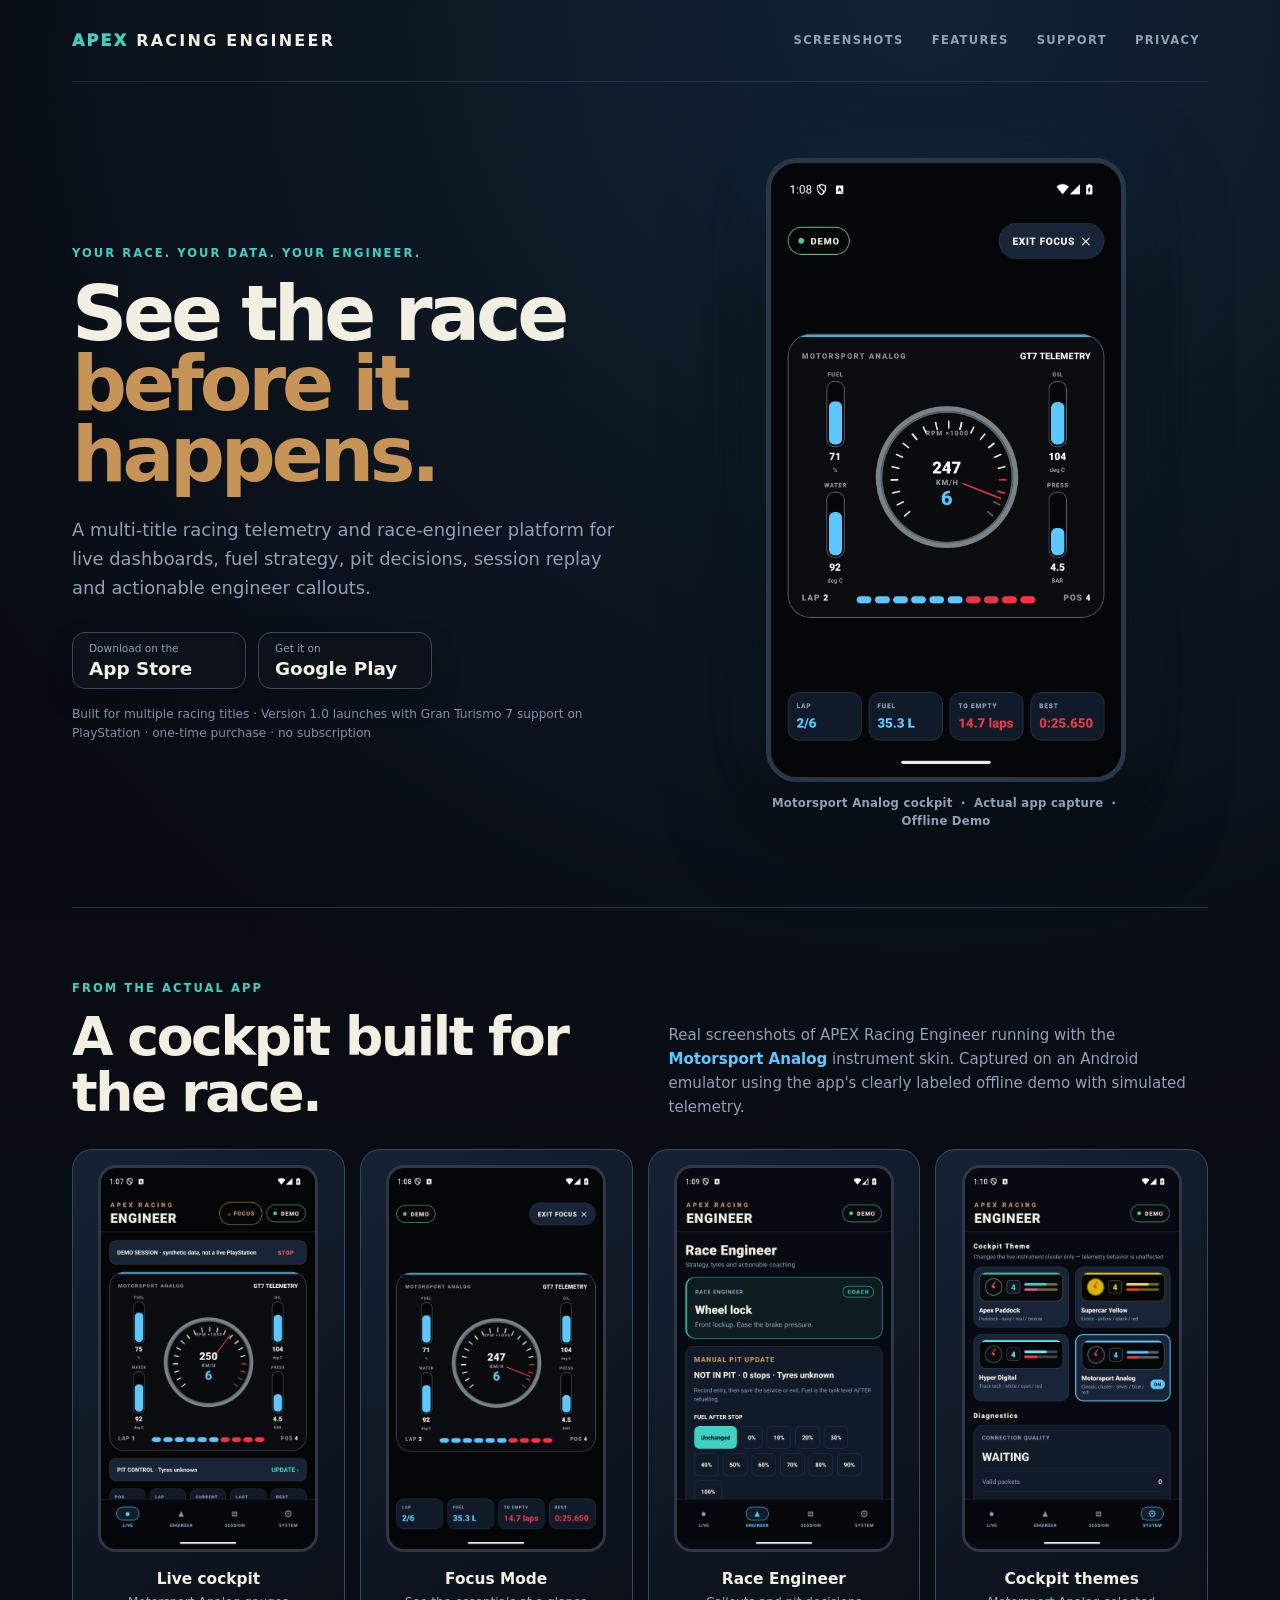
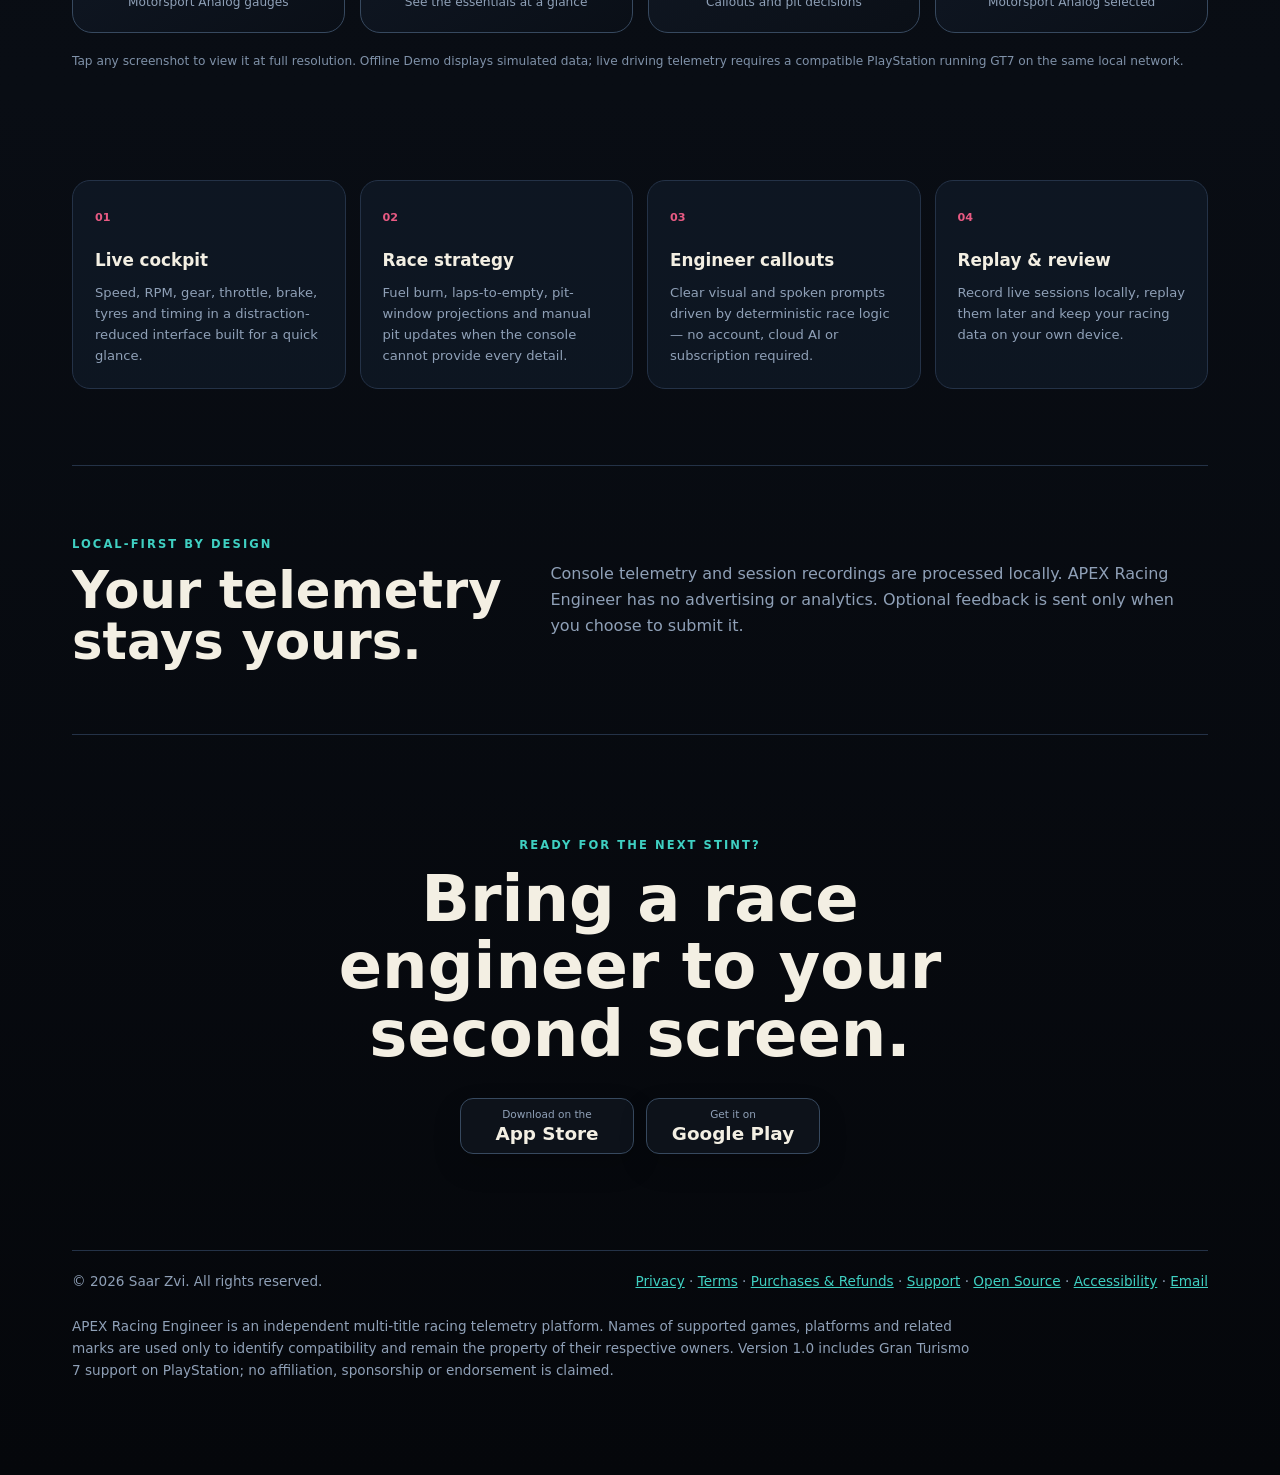
<file: index.html>
<!doctype html>
<html lang="en">
<head>
  <meta charset="utf-8">
  <meta name="viewport" content="width=device-width,initial-scale=1">
  <meta name="theme-color" content="#070A10">
  <title>APEX Racing Engineer — Live racing telemetry & strategy</title>
  <meta name="description" content="APEX Racing Engineer is a multi-title racing telemetry and race-engineer platform for live dashboards, strategy, session review and engineer callouts.">
  <meta property="og:image" content="https://saarzvi.github.io/apex-racing-engineer-legal/assets/screenshots/motorsport-focus.png">
  <link rel="stylesheet" href="styles.css">
</head>
<body class="marketing">
  <a class="skip-link" href="#content">Skip to main content</a>
  <main id="content" class="landing">
    <header class="topbar">
      <a class="wordmark" href="#">APEX <span>RACING ENGINEER</span></a>
      <nav class="topnav" aria-label="Primary">
        <a href="#screenshots">Screenshots</a>
        <a href="#features">Features</a>
        <a href="support.html">Support</a>
        <a href="privacy.html">Privacy</a>
      </nav>
    </header>

    <section class="hero">
      <div class="hero-copy">
        <p class="kicker">YOUR RACE. YOUR DATA. YOUR ENGINEER.</p>
        <h1>See the race<br><em>before it happens.</em></h1>
        <p class="lead">A multi-title racing telemetry and race-engineer platform for live dashboards, fuel strategy, pit decisions, session replay and actionable engineer callouts.</p>
        <div class="store-row">
          <a class="store-badge" href="https://apps.apple.com/app/id6813809505" aria-label="APEX Racing Engineer on the App Store">
            <small>Download on the</small><strong>App Store</strong>
          </a>
          <a class="store-badge" href="https://play.google.com/store/apps/details?id=com.apexracing.gt7engineer" aria-label="APEX Racing Engineer on Google Play">
            <small>Get it on</small><strong>Google Play</strong>
          </a>
        </div>
        <p class="availability">Built for multiple racing titles · Version 1.0 launches with Gran Turismo 7 support on PlayStation · one-time purchase · no subscription</p>
      </div>

      <figure class="hero-device">
        <a href="assets/screenshots/motorsport-focus.png" target="_blank" rel="noopener" aria-label="View full-resolution Motorsport Analog Focus Mode screenshot">
          <img class="hero-screen" src="assets/screenshots/motorsport-focus.png" width="1080" height="1920" alt="Actual APEX Racing Engineer Focus Mode screenshot with the Motorsport Analog cockpit, speedometer, RPM needle, fuel and lap data in offline demo mode" fetchpriority="high">
        </a>
        <figcaption>Motorsport Analog cockpit <span>·</span> Actual app capture <span>·</span> Offline Demo</figcaption>
      </figure>
    </section>

    <section id="screenshots" class="showcase" aria-labelledby="screenshots-title">
      <div class="showcase-intro">
        <div>
          <p class="kicker">FROM THE ACTUAL APP</p>
          <h2 id="screenshots-title">A cockpit built for the race.</h2>
        </div>
        <p>Real screenshots of APEX Racing Engineer running with the <strong>Motorsport Analog</strong> instrument skin. Captured on an Android emulator using the app's clearly labeled offline demo with simulated telemetry.</p>
      </div>
      <div class="screenshot-gallery">
        <figure class="screen-tile">
          <a href="assets/screenshots/motorsport-live.png" target="_blank" rel="noopener" aria-label="Open full-size live Motorsport Analog cockpit screenshot">
            <img src="assets/screenshots/motorsport-live.png" alt="Actual app Live page in Offline Demo showing Motorsport Analog instrument cluster, pit controls and live telemetry simulation" loading="lazy" width="1080" height="1920">
          </a>
          <figcaption><strong>Live cockpit</strong><span>Motorsport Analog gauges</span></figcaption>
        </figure>
        <figure class="screen-tile">
          <a href="assets/screenshots/motorsport-focus.png" target="_blank" rel="noopener" aria-label="Open full-size Motorsport Analog Focus screenshot">
            <img src="assets/screenshots/motorsport-focus.png" alt="Actual app Motorsport Analog distraction-reduced Focus Mode with speed, RPM, gear and fuel data in demo mode" loading="lazy" width="1080" height="1920">
          </a>
          <figcaption><strong>Focus Mode</strong><span>See the essentials at a glance</span></figcaption>
        </figure>
        <figure class="screen-tile">
          <a href="assets/screenshots/motorsport-engineer.png" target="_blank" rel="noopener" aria-label="Open full-size race engineer screenshot">
            <img src="assets/screenshots/motorsport-engineer.png" alt="Actual app Race Engineer screen with driving callouts and manual pit fuel update controls during offline demo" loading="lazy" width="1080" height="1920">
          </a>
          <figcaption><strong>Race Engineer</strong><span>Callouts and pit decisions</span></figcaption>
        </figure>
        <figure class="screen-tile">
          <a href="assets/screenshots/motorsport-themes.png" target="_blank" rel="noopener" aria-label="Open full-size cockpit theme selection screenshot">
            <img src="assets/screenshots/motorsport-themes.png" alt="Actual app System screen showing Motorsport Analog cockpit theme selected, alongside the other cockpit skin options" loading="lazy" width="1080" height="1920">
          </a>
          <figcaption><strong>Cockpit themes</strong><span>Motorsport Analog selected</span></figcaption>
        </figure>
      </div>
      <p class="showcase-note">Tap any screenshot to view it at full resolution. Offline Demo displays simulated data; live driving telemetry requires a compatible PlayStation running GT7 on the same local network.</p>
    </section>

    <section id="features" class="feature-grid">
      <article><span>01</span><h2>Live cockpit</h2><p>Speed, RPM, gear, throttle, brake, tyres and timing in a distraction-reduced interface built for a quick glance.</p></article>
      <article><span>02</span><h2>Race strategy</h2><p>Fuel burn, laps-to-empty, pit-window projections and manual pit updates when the console cannot provide every detail.</p></article>
      <article><span>03</span><h2>Engineer callouts</h2><p>Clear visual and spoken prompts driven by deterministic race logic — no account, cloud AI or subscription required.</p></article>
      <article><span>04</span><h2>Replay & review</h2><p>Record live sessions locally, replay them later and keep your racing data on your own device.</p></article>
    </section>

    <section class="privacy-band">
      <div><p class="kicker">LOCAL-FIRST BY DESIGN</p><h2>Your telemetry stays yours.</h2></div>
      <p>Console telemetry and session recordings are processed locally. APEX Racing Engineer has no advertising or analytics. Optional feedback is sent only when you choose to submit it.</p>
    </section>

    <section class="final-cta">
      <p class="kicker">READY FOR THE NEXT STINT?</p>
      <h2>Bring a race engineer to your second screen.</h2>
      <div class="store-row centered">
        <a class="store-badge" href="https://apps.apple.com/app/id6813809505"><small>Download on the</small><strong>App Store</strong></a>
        <a class="store-badge" href="https://play.google.com/store/apps/details?id=com.apexracing.gt7engineer"><small>Get it on</small><strong>Google Play</strong></a>
      </div>
    </section>

    <footer>
      <div>© 2026 Saar Zvi. All rights reserved.</div>
      <div><a href="privacy.html">Privacy</a> · <a href="terms.html">Terms</a> · <a href="refunds.html">Purchases & Refunds</a> · <a href="support.html">Support</a> · <a href="oss.html">Open Source</a> · <a href="accessibility.html">Accessibility</a> · <a href="mailto:Cornel_reddy_3j@icloud.com">Email</a></div>
      <p>APEX Racing Engineer is an independent multi-title racing telemetry platform. Names of supported games, platforms and related marks are used only to identify compatibility and remain the property of their respective owners. Version 1.0 includes Gran Turismo 7 support on PlayStation; no affiliation, sponsorship or endorsement is claimed.</p>
    </footer>
  </main>
</body>
</html>
</file>
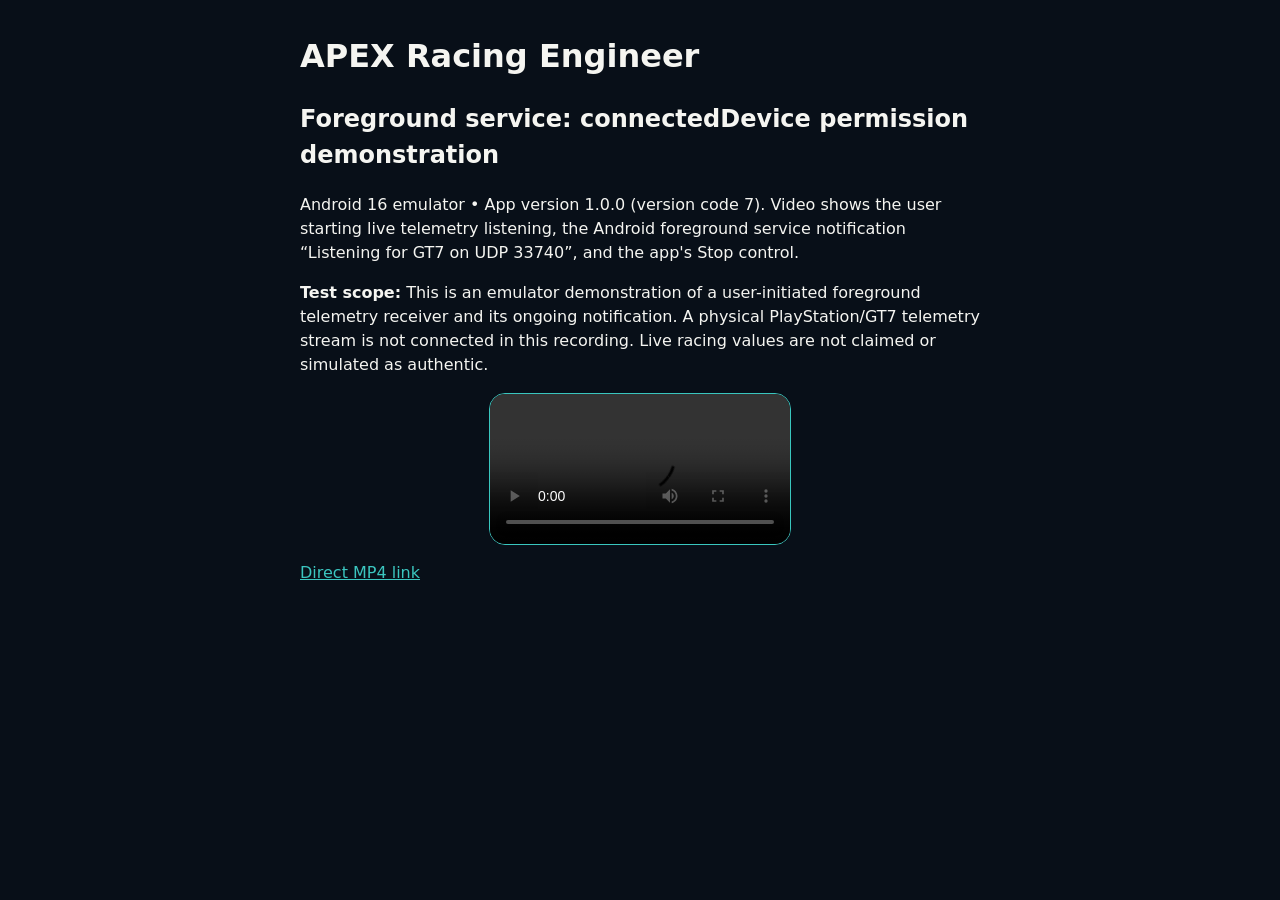
<file: review/foreground-service/index.html>
﻿<!doctype html><html lang="en"><head><meta charset="utf-8"><meta name="viewport" content="width=device-width,initial-scale=1"><title>APEX Racing Engineer - Android foreground service review</title><style>body{background:#080f18;color:#f5f5f1;font:16px/1.5 system-ui,sans-serif;max-width:680px;margin:2rem auto;padding:0 1rem}video{max-width:100%;display:block;margin:1rem auto;border:1px solid #39c6be;border-radius:16px}a{color:#3bc6c0}</style></head><body><h1>APEX Racing Engineer</h1><h2>Foreground service: connectedDevice permission demonstration</h2><p>Android 16 emulator • App version 1.0.0 (version code 7). Video shows the user starting live telemetry listening, the Android foreground service notification “Listening for GT7 on UDP 33740”, and the app's Stop control.</p><p><strong>Test scope:</strong> This is an emulator demonstration of a user-initiated foreground telemetry receiver and its ongoing notification. A physical PlayStation/GT7 telemetry stream is not connected in this recording. Live racing values are not claimed or simulated as authentic.</p><video controls playsinline preload="metadata" src="./apex-connecteddevice-permission-demo.mp4"></video><p><a href="./apex-connecteddevice-permission-demo.mp4">Direct MP4 link</a></p></body></html>
</file>
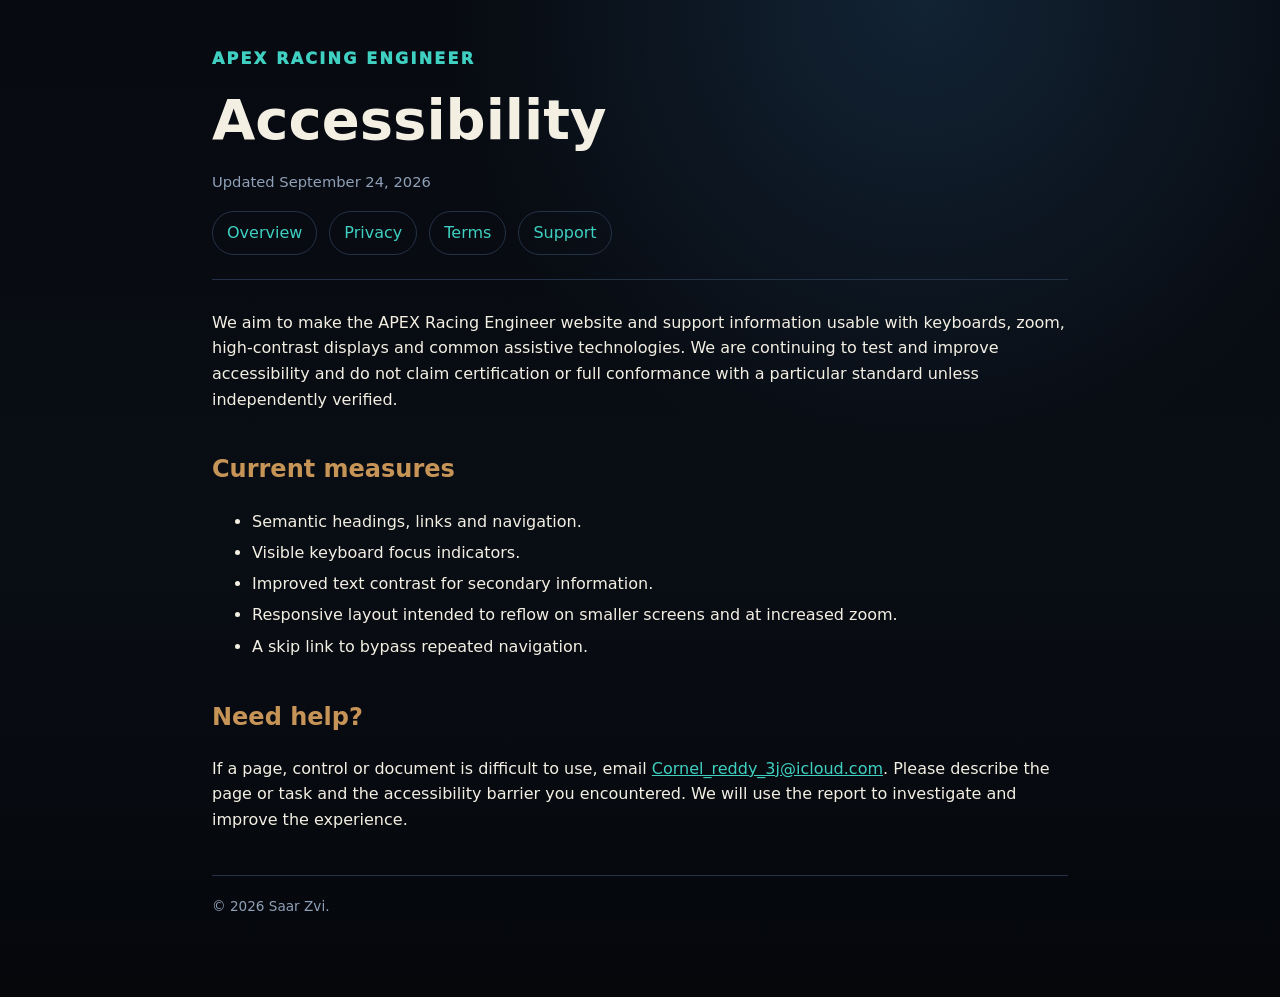
<file: accessibility.html>
<!doctype html>
<html lang="en"><head><meta charset="utf-8"><meta name="viewport" content="width=device-width,initial-scale=1"><title>Accessibility — APEX Racing Engineer</title><meta name="description" content="Accessibility information for APEX Racing Engineer."><link rel="stylesheet" href="styles.css"></head>
<body><a class="skip-link" href="#content">Skip to main content</a><main id="content"><header><div class="brand">APEX Racing Engineer</div><h1>Accessibility</h1><p class="meta">Updated September 24, 2026</p><nav><a href="index.html">Overview</a><a href="privacy.html">Privacy</a><a href="terms.html">Terms</a><a href="support.html">Support</a></nav></header>
<p>We aim to make the APEX Racing Engineer website and support information usable with keyboards, zoom, high-contrast displays and common assistive technologies. We are continuing to test and improve accessibility and do not claim certification or full conformance with a particular standard unless independently verified.</p>
<h2>Current measures</h2><ul><li>Semantic headings, links and navigation.</li><li>Visible keyboard focus indicators.</li><li>Improved text contrast for secondary information.</li><li>Responsive layout intended to reflow on smaller screens and at increased zoom.</li><li>A skip link to bypass repeated navigation.</li></ul>
<h2>Need help?</h2><p>If a page, control or document is difficult to use, email <a href="mailto:Cornel_reddy_3j@icloud.com">Cornel_reddy_3j@icloud.com</a>. Please describe the page or task and the accessibility barrier you encountered. We will use the report to investigate and improve the experience.</p>
<footer>© 2026 Saar Zvi.</footer></main></body></html>
</file>
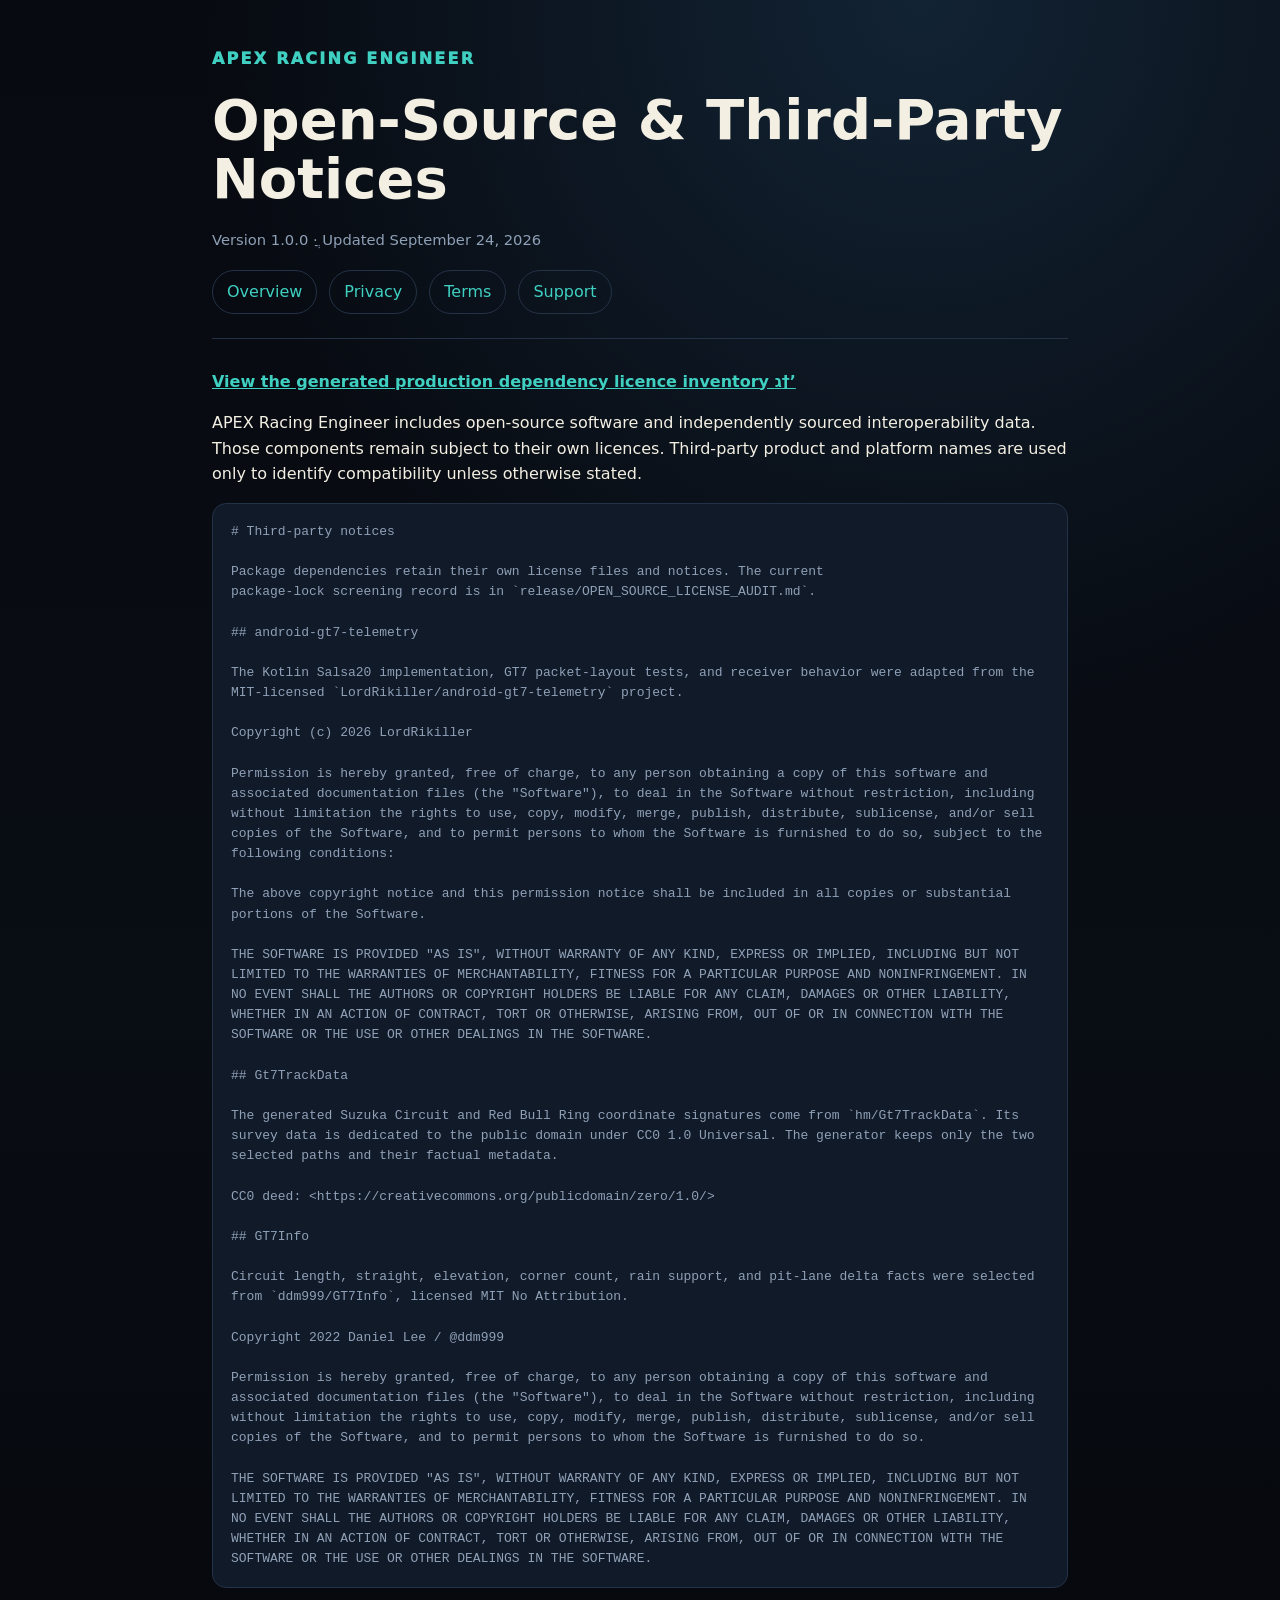
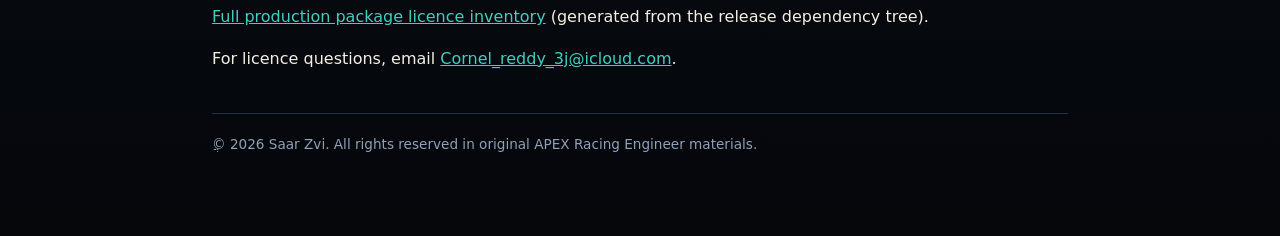
<file: oss.html>
﻿<!doctype html>
<html lang="en"><head><meta charset="utf-8"><meta name="viewport" content="width=device-width,initial-scale=1"><title>Open-Source & Third-Party Notices ג€” APEX Racing Engineer</title><meta name="description" content="Open-source and third-party notices for APEX Racing Engineer."><link rel="stylesheet" href="styles.css"></head>
<body><a class="skip-link" href="#content">Skip to main content</a><main id="content"><header><div class="brand">APEX Racing Engineer</div><h1>Open-Source & Third-Party Notices</h1><p class="meta">Version 1.0.0 ֲ· Updated September 24, 2026</p><nav><a href="index.html">Overview</a><a href="privacy.html">Privacy</a><a href="terms.html">Terms</a><a href="support.html">Support</a></nav></header>
<p><a href="dependencies.html"><strong>View the generated production dependency licence inventory ג†’</strong></a></p>
<p>APEX Racing Engineer includes open-source software and independently sourced interoperability data. Those components remain subject to their own licences. Third-party product and platform names are used only to identify compatibility unless otherwise stated.</p>
<pre class="notice"># Third-party notices

Package dependencies retain their own license files and notices. The current
package-lock screening record is in `release/OPEN_SOURCE_LICENSE_AUDIT.md`.

## android-gt7-telemetry

The Kotlin Salsa20 implementation, GT7 packet-layout tests, and receiver behavior were adapted from the MIT-licensed `LordRikiller/android-gt7-telemetry` project.

Copyright (c) 2026 LordRikiller

Permission is hereby granted, free of charge, to any person obtaining a copy of this software and associated documentation files (the "Software"), to deal in the Software without restriction, including without limitation the rights to use, copy, modify, merge, publish, distribute, sublicense, and/or sell copies of the Software, and to permit persons to whom the Software is furnished to do so, subject to the following conditions:

The above copyright notice and this permission notice shall be included in all copies or substantial portions of the Software.

THE SOFTWARE IS PROVIDED "AS IS", WITHOUT WARRANTY OF ANY KIND, EXPRESS OR IMPLIED, INCLUDING BUT NOT LIMITED TO THE WARRANTIES OF MERCHANTABILITY, FITNESS FOR A PARTICULAR PURPOSE AND NONINFRINGEMENT. IN NO EVENT SHALL THE AUTHORS OR COPYRIGHT HOLDERS BE LIABLE FOR ANY CLAIM, DAMAGES OR OTHER LIABILITY, WHETHER IN AN ACTION OF CONTRACT, TORT OR OTHERWISE, ARISING FROM, OUT OF OR IN CONNECTION WITH THE SOFTWARE OR THE USE OR OTHER DEALINGS IN THE SOFTWARE.

## Gt7TrackData

The generated Suzuka Circuit and Red Bull Ring coordinate signatures come from `hm/Gt7TrackData`. Its survey data is dedicated to the public domain under CC0 1.0 Universal. The generator keeps only the two selected paths and their factual metadata.

CC0 deed: &lt;https://creativecommons.org/publicdomain/zero/1.0/&gt;

## GT7Info

Circuit length, straight, elevation, corner count, rain support, and pit-lane delta facts were selected from `ddm999/GT7Info`, licensed MIT No Attribution.

Copyright 2022 Daniel Lee / @ddm999

Permission is hereby granted, free of charge, to any person obtaining a copy of this software and associated documentation files (the "Software"), to deal in the Software without restriction, including without limitation the rights to use, copy, modify, merge, publish, distribute, sublicense, and/or sell copies of the Software, and to permit persons to whom the Software is furnished to do so.

THE SOFTWARE IS PROVIDED "AS IS", WITHOUT WARRANTY OF ANY KIND, EXPRESS OR IMPLIED, INCLUDING BUT NOT LIMITED TO THE WARRANTIES OF MERCHANTABILITY, FITNESS FOR A PARTICULAR PURPOSE AND NONINFRINGEMENT. IN NO EVENT SHALL THE AUTHORS OR COPYRIGHT HOLDERS BE LIABLE FOR ANY CLAIM, DAMAGES OR OTHER LIABILITY, WHETHER IN AN ACTION OF CONTRACT, TORT OR OTHERWISE, ARISING FROM, OUT OF OR IN CONNECTION WITH THE SOFTWARE OR THE USE OR OTHER DEALINGS IN THE SOFTWARE.
</pre>
<p><a href="third-party-package-notices.txt">Full production package licence inventory</a> (generated from the release dependency tree).</p><p>For licence questions, email <a href="mailto:Cornel_reddy_3j@icloud.com">Cornel_reddy_3j@icloud.com</a>.</p>
<footer>ֲ© 2026 Saar Zvi. All rights reserved in original APEX Racing Engineer materials.</footer></main></body></html>
</file>
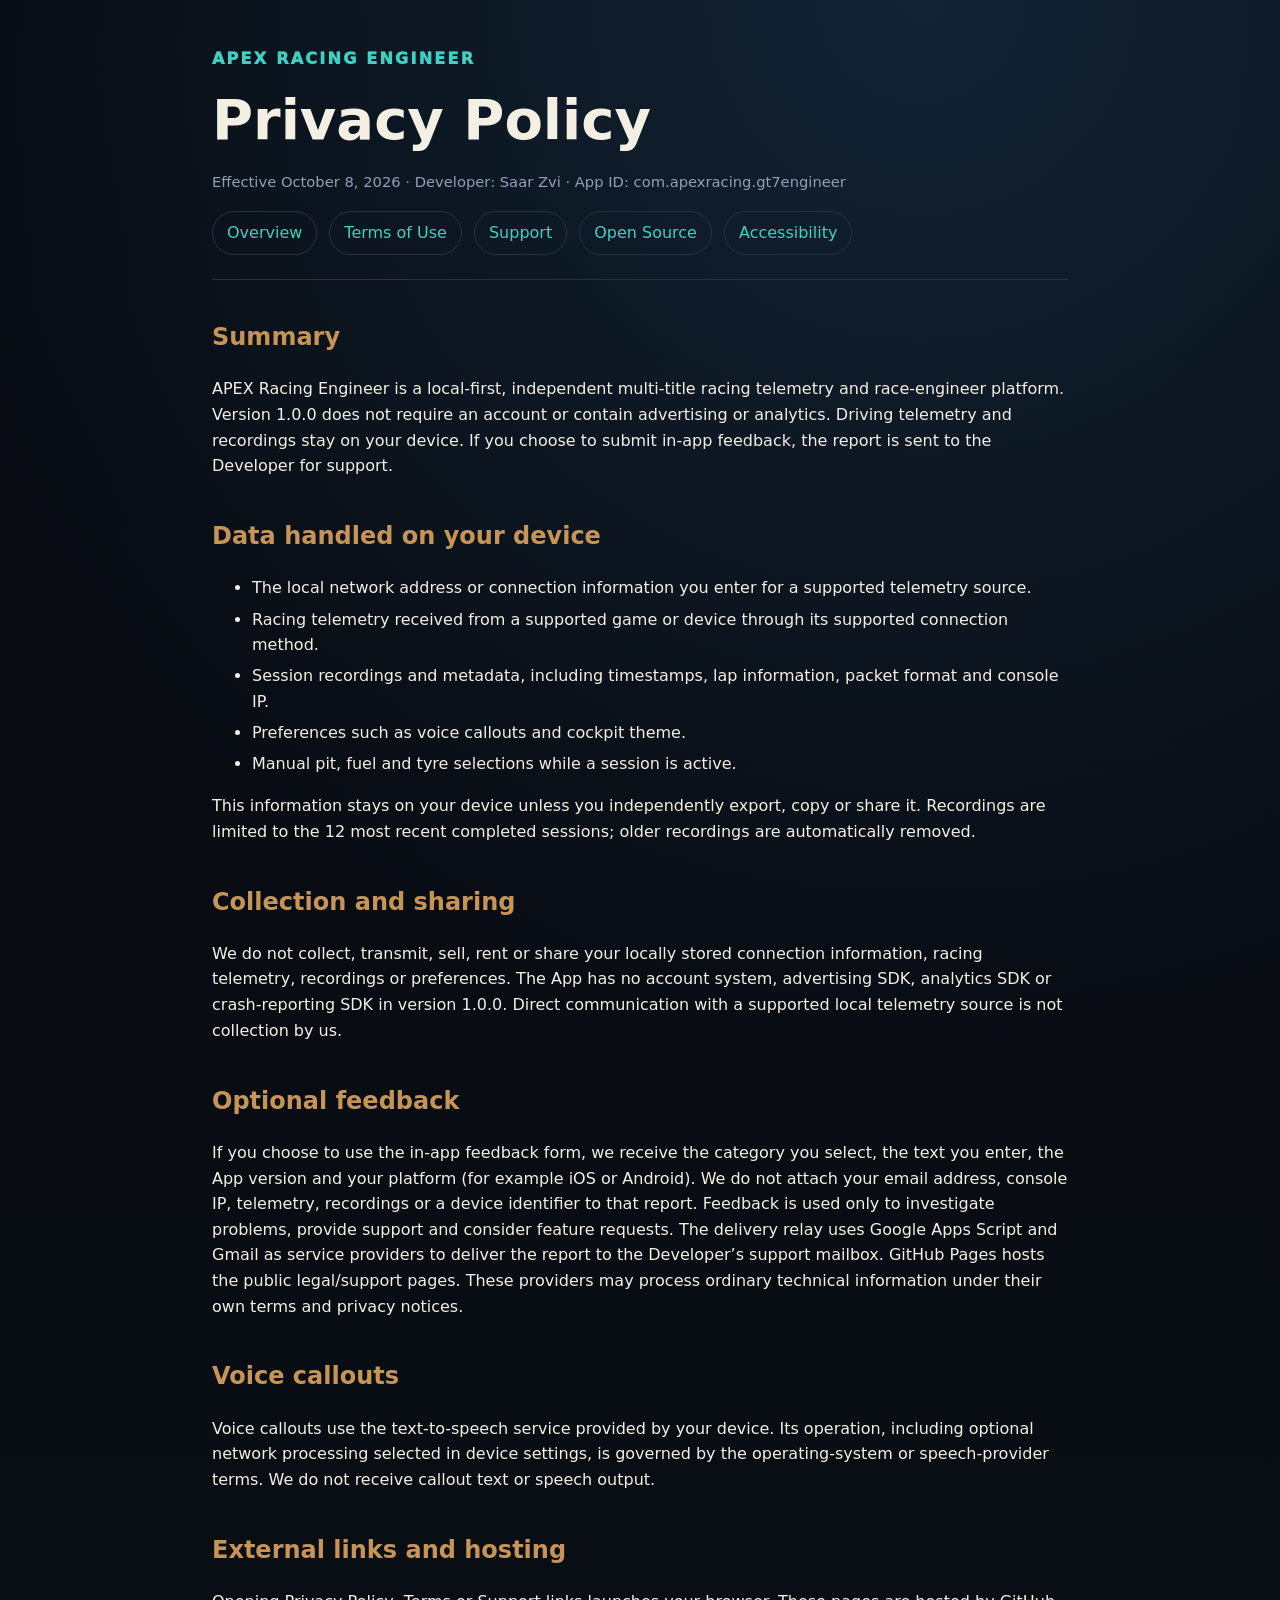
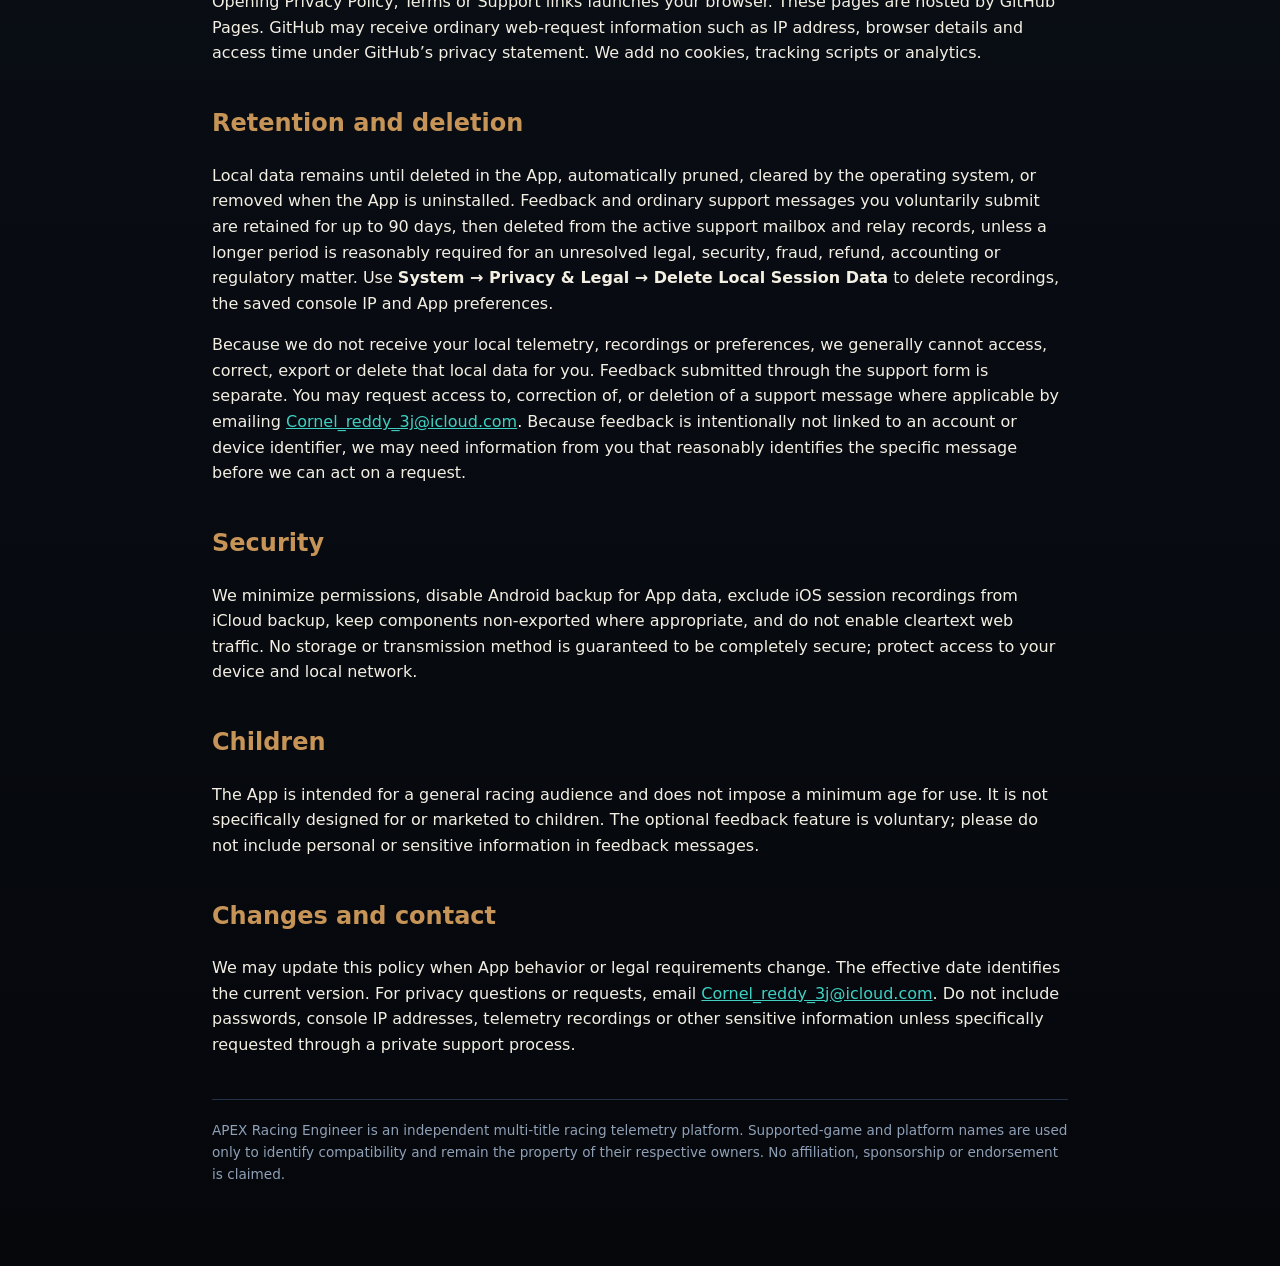
<file: privacy.html>
<!doctype html>
<html lang="en"><head><meta charset="utf-8"><meta name="viewport" content="width=device-width,initial-scale=1"><title>Privacy Policy — APEX Racing Engineer</title><meta name="description" content="Privacy Policy for APEX Racing Engineer."><link rel="stylesheet" href="styles.css"></head>
<body><a class="skip-link" href="#content">Skip to main content</a><main id="content"><header><div class="brand">APEX Racing Engineer</div><h1>Privacy Policy</h1><p class="meta">Effective October 8, 2026 · Developer: Saar Zvi · App ID: com.apexracing.gt7engineer</p><nav><a href="index.html">Overview</a><a href="terms.html">Terms of Use</a><a href="support.html">Support</a><a href="oss.html">Open Source</a><a href="accessibility.html">Accessibility</a></nav></header>
<h2>Summary</h2><p>APEX Racing Engineer is a local-first, independent multi-title racing telemetry and race-engineer platform. Version 1.0.0 does not require an account or contain advertising or analytics. Driving telemetry and recordings stay on your device. If you choose to submit in-app feedback, the report is sent to the Developer for support.</p>
<h2>Data handled on your device</h2><ul><li>The local network address or connection information you enter for a supported telemetry source.</li><li>Racing telemetry received from a supported game or device through its supported connection method.</li><li>Session recordings and metadata, including timestamps, lap information, packet format and console IP.</li><li>Preferences such as voice callouts and cockpit theme.</li><li>Manual pit, fuel and tyre selections while a session is active.</li></ul><p>This information stays on your device unless you independently export, copy or share it. Recordings are limited to the 12 most recent completed sessions; older recordings are automatically removed.</p>
<h2>Collection and sharing</h2><p>We do not collect, transmit, sell, rent or share your locally stored connection information, racing telemetry, recordings or preferences. The App has no account system, advertising SDK, analytics SDK or crash-reporting SDK in version 1.0.0. Direct communication with a supported local telemetry source is not collection by us.</p><h2>Optional feedback</h2><p>If you choose to use the in-app feedback form, we receive the category you select, the text you enter, the App version and your platform (for example iOS or Android). We do not attach your email address, console IP, telemetry, recordings or a device identifier to that report. Feedback is used only to investigate problems, provide support and consider feature requests. The delivery relay uses Google Apps Script and Gmail as service providers to deliver the report to the Developer’s support mailbox. GitHub Pages hosts the public legal/support pages. These providers may process ordinary technical information under their own terms and privacy notices.</p>
<h2>Voice callouts</h2><p>Voice callouts use the text-to-speech service provided by your device. Its operation, including optional network processing selected in device settings, is governed by the operating-system or speech-provider terms. We do not receive callout text or speech output.</p>
<h2>External links and hosting</h2><p>Opening Privacy Policy, Terms or Support links launches your browser. These pages are hosted by GitHub Pages. GitHub may receive ordinary web-request information such as IP address, browser details and access time under GitHub’s privacy statement. We add no cookies, tracking scripts or analytics.</p>
<h2>Retention and deletion</h2><p>Local data remains until deleted in the App, automatically pruned, cleared by the operating system, or removed when the App is uninstalled. Feedback and ordinary support messages you voluntarily submit are retained for up to 90 days, then deleted from the active support mailbox and relay records, unless a longer period is reasonably required for an unresolved legal, security, fraud, refund, accounting or regulatory matter. Use <strong>System → Privacy & Legal → Delete Local Session Data</strong> to delete recordings, the saved console IP and App preferences.</p><p>Because we do not receive your local telemetry, recordings or preferences, we generally cannot access, correct, export or delete that local data for you. Feedback submitted through the support form is separate. You may request access to, correction of, or deletion of a support message where applicable by emailing <a href="mailto:Cornel_reddy_3j@icloud.com">Cornel_reddy_3j@icloud.com</a>. Because feedback is intentionally not linked to an account or device identifier, we may need information from you that reasonably identifies the specific message before we can act on a request.</p>
<h2>Security</h2><p>We minimize permissions, disable Android backup for App data, exclude iOS session recordings from iCloud backup, keep components non-exported where appropriate, and do not enable cleartext web traffic. No storage or transmission method is guaranteed to be completely secure; protect access to your device and local network.</p>
<h2>Children</h2><p>The App is intended for a general racing audience and does not impose a minimum age for use. It is not specifically designed for or marketed to children. The optional feedback feature is voluntary; please do not include personal or sensitive information in feedback messages.</p>
<h2>Changes and contact</h2><p>We may update this policy when App behavior or legal requirements change. The effective date identifies the current version. For privacy questions or requests, email <a href="mailto:Cornel_reddy_3j@icloud.com">Cornel_reddy_3j@icloud.com</a>. Do not include passwords, console IP addresses, telemetry recordings or other sensitive information unless specifically requested through a private support process.</p>
<footer>APEX Racing Engineer is an independent multi-title racing telemetry platform. Supported-game and platform names are used only to identify compatibility and remain the property of their respective owners. No affiliation, sponsorship or endorsement is claimed.</footer></main></body></html>
</file>
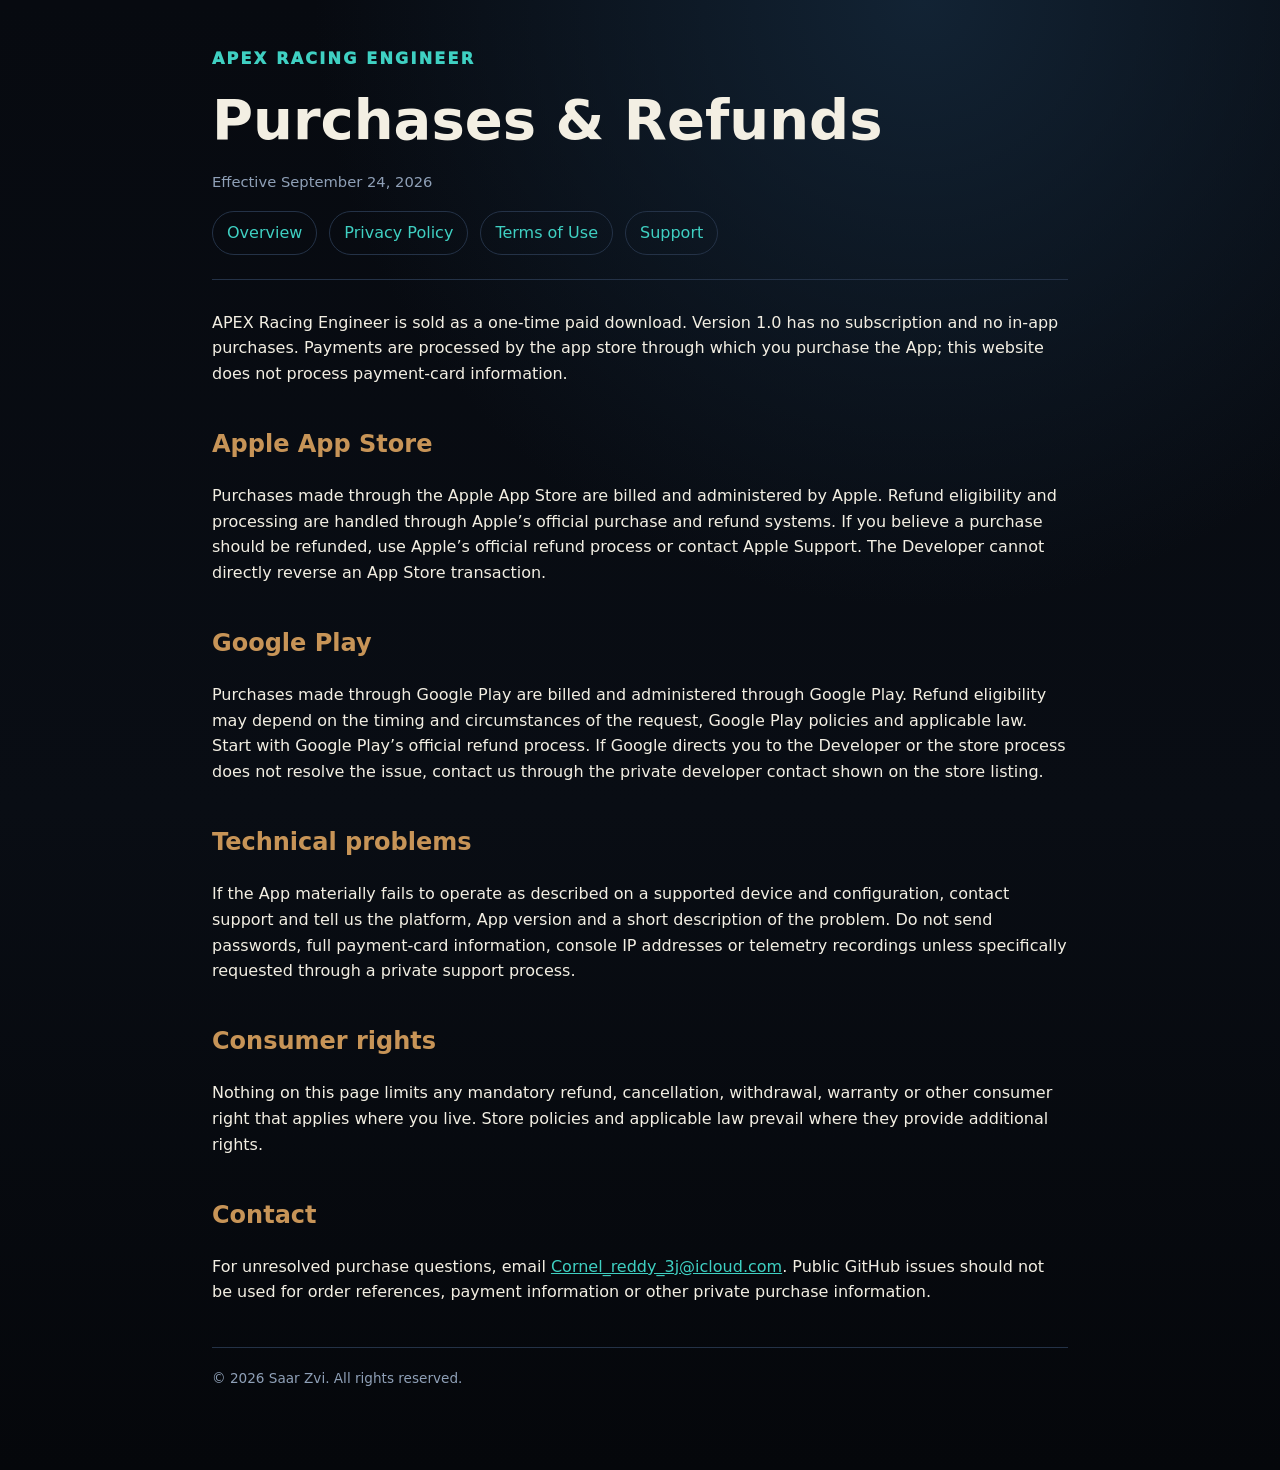
<file: refunds.html>
<!doctype html>
<html lang="en"><head><meta charset="utf-8"><meta name="viewport" content="width=device-width,initial-scale=1"><title>Purchases & Refunds — APEX Racing Engineer</title><meta name="description" content="Purchase, cancellation and refund information for APEX Racing Engineer."><link rel="stylesheet" href="styles.css"></head>
<body><a class="skip-link" href="#content">Skip to main content</a><main id="content"><header><div class="brand">APEX Racing Engineer</div><h1>Purchases & Refunds</h1><p class="meta">Effective September 24, 2026</p><nav><a href="index.html">Overview</a><a href="privacy.html">Privacy Policy</a><a href="terms.html">Terms of Use</a><a href="support.html">Support</a></nav></header>
<p>APEX Racing Engineer is sold as a one-time paid download. Version 1.0 has no subscription and no in-app purchases. Payments are processed by the app store through which you purchase the App; this website does not process payment-card information.</p>
<h2>Apple App Store</h2><p>Purchases made through the Apple App Store are billed and administered by Apple. Refund eligibility and processing are handled through Apple’s official purchase and refund systems. If you believe a purchase should be refunded, use Apple’s official refund process or contact Apple Support. The Developer cannot directly reverse an App Store transaction.</p>
<h2>Google Play</h2><p>Purchases made through Google Play are billed and administered through Google Play. Refund eligibility may depend on the timing and circumstances of the request, Google Play policies and applicable law. Start with Google Play’s official refund process. If Google directs you to the Developer or the store process does not resolve the issue, contact us through the private developer contact shown on the store listing.</p>
<h2>Technical problems</h2><p>If the App materially fails to operate as described on a supported device and configuration, contact support and tell us the platform, App version and a short description of the problem. Do not send passwords, full payment-card information, console IP addresses or telemetry recordings unless specifically requested through a private support process.</p>
<h2>Consumer rights</h2><p>Nothing on this page limits any mandatory refund, cancellation, withdrawal, warranty or other consumer right that applies where you live. Store policies and applicable law prevail where they provide additional rights.</p>
<h2>Contact</h2><p>For unresolved purchase questions, email <a href="mailto:Cornel_reddy_3j@icloud.com">Cornel_reddy_3j@icloud.com</a>. Public GitHub issues should not be used for order references, payment information or other private purchase information.</p>
<footer>© 2026 Saar Zvi. All rights reserved.</footer></main></body></html>
</file>
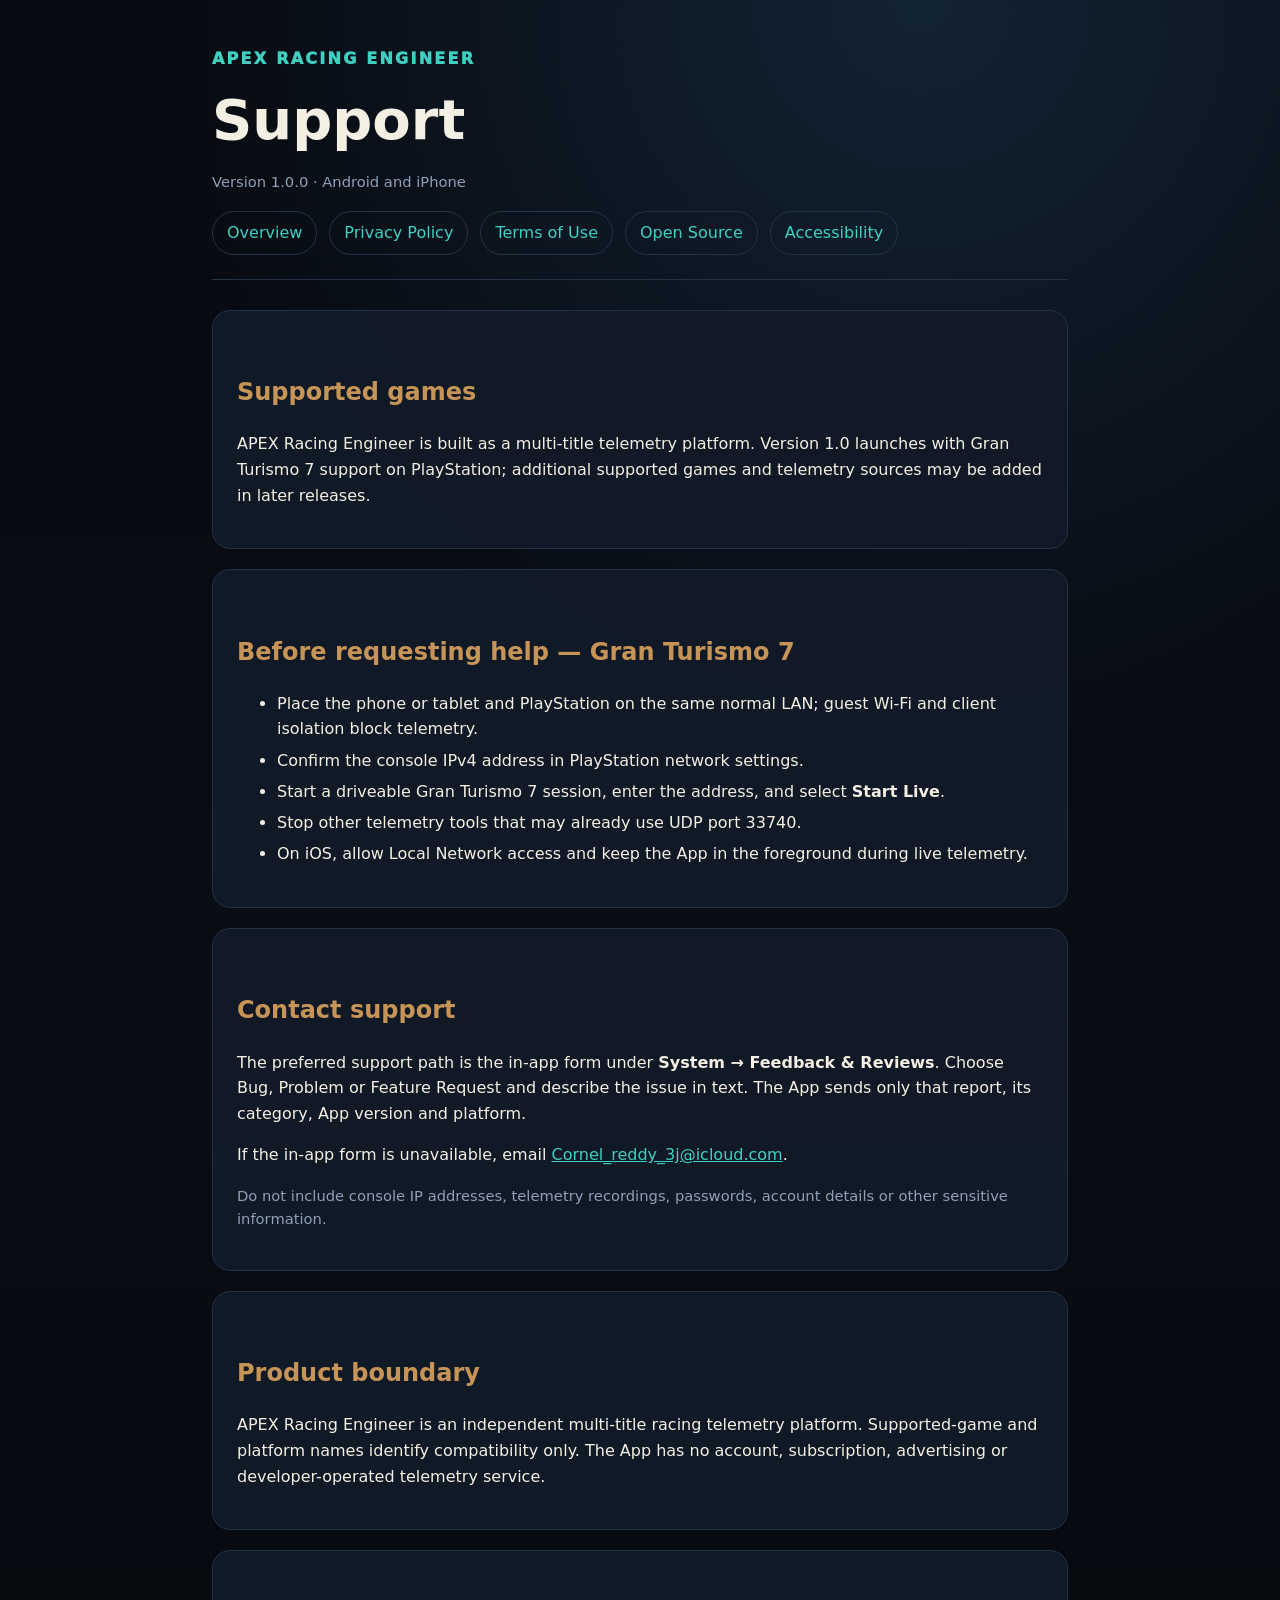
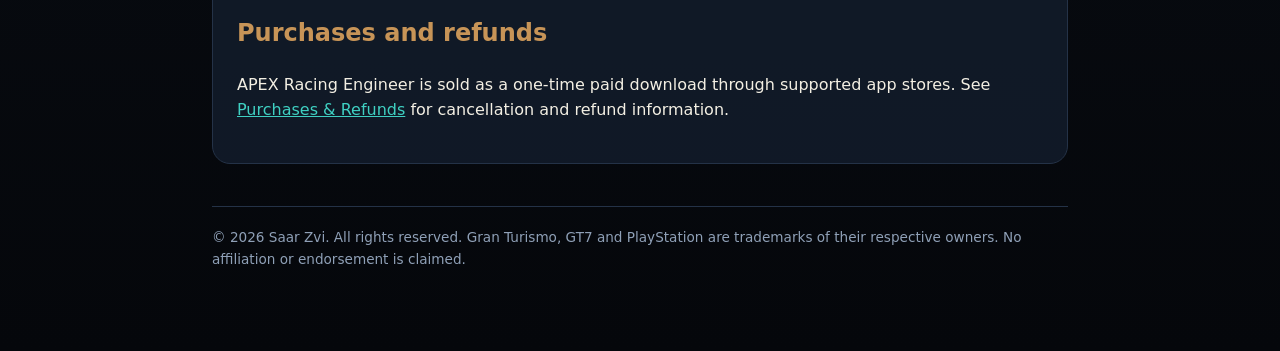
<file: support.html>
<!doctype html>
<html lang="en"><head><meta charset="utf-8"><meta name="viewport" content="width=device-width,initial-scale=1"><title>Support — APEX Racing Engineer</title><meta name="description" content="Support for APEX Racing Engineer."><link rel="stylesheet" href="styles.css"></head>
<body><a class="skip-link" href="#content">Skip to main content</a><main id="content"><header><div class="brand">APEX Racing Engineer</div><h1>Support</h1><p class="meta">Version 1.0.0 · Android and iPhone</p><nav><a href="index.html">Overview</a><a href="privacy.html">Privacy Policy</a><a href="terms.html">Terms of Use</a><a href="oss.html">Open Source</a><a href="accessibility.html">Accessibility</a></nav></header>
<section class="card"><h2>Supported games</h2><p>APEX Racing Engineer is built as a multi-title telemetry platform. Version 1.0 launches with Gran Turismo 7 support on PlayStation; additional supported games and telemetry sources may be added in later releases.</p></section><section class="card"><h2>Before requesting help — Gran Turismo 7</h2><ul><li>Place the phone or tablet and PlayStation on the same normal LAN; guest Wi-Fi and client isolation block telemetry.</li><li>Confirm the console IPv4 address in PlayStation network settings.</li><li>Start a driveable Gran Turismo 7 session, enter the address, and select <strong>Start Live</strong>.</li><li>Stop other telemetry tools that may already use UDP port 33740.</li><li>On iOS, allow Local Network access and keep the App in the foreground during live telemetry.</li></ul></section>
<section class="card"><h2>Contact support</h2><p>The preferred support path is the in-app form under <strong>System → Feedback & Reviews</strong>. Choose Bug, Problem or Feature Request and describe the issue in text. The App sends only that report, its category, App version and platform.</p><p>If the in-app form is unavailable, email <a href="mailto:Cornel_reddy_3j@icloud.com">Cornel_reddy_3j@icloud.com</a>.</p><p class="fine">Do not include console IP addresses, telemetry recordings, passwords, account details or other sensitive information.</p></section>
<section class="card"><h2>Product boundary</h2><p>APEX Racing Engineer is an independent multi-title racing telemetry platform. Supported-game and platform names identify compatibility only. The App has no account, subscription, advertising or developer-operated telemetry service.</p></section><section class="card"><h2>Purchases and refunds</h2><p>APEX Racing Engineer is sold as a one-time paid download through supported app stores. See <a href="refunds.html">Purchases & Refunds</a> for cancellation and refund information.</p></section>
<footer>© 2026 Saar Zvi. All rights reserved. Gran Turismo, GT7 and PlayStation are trademarks of their respective owners. No affiliation or endorsement is claimed.</footer></main></body></html>
</file>
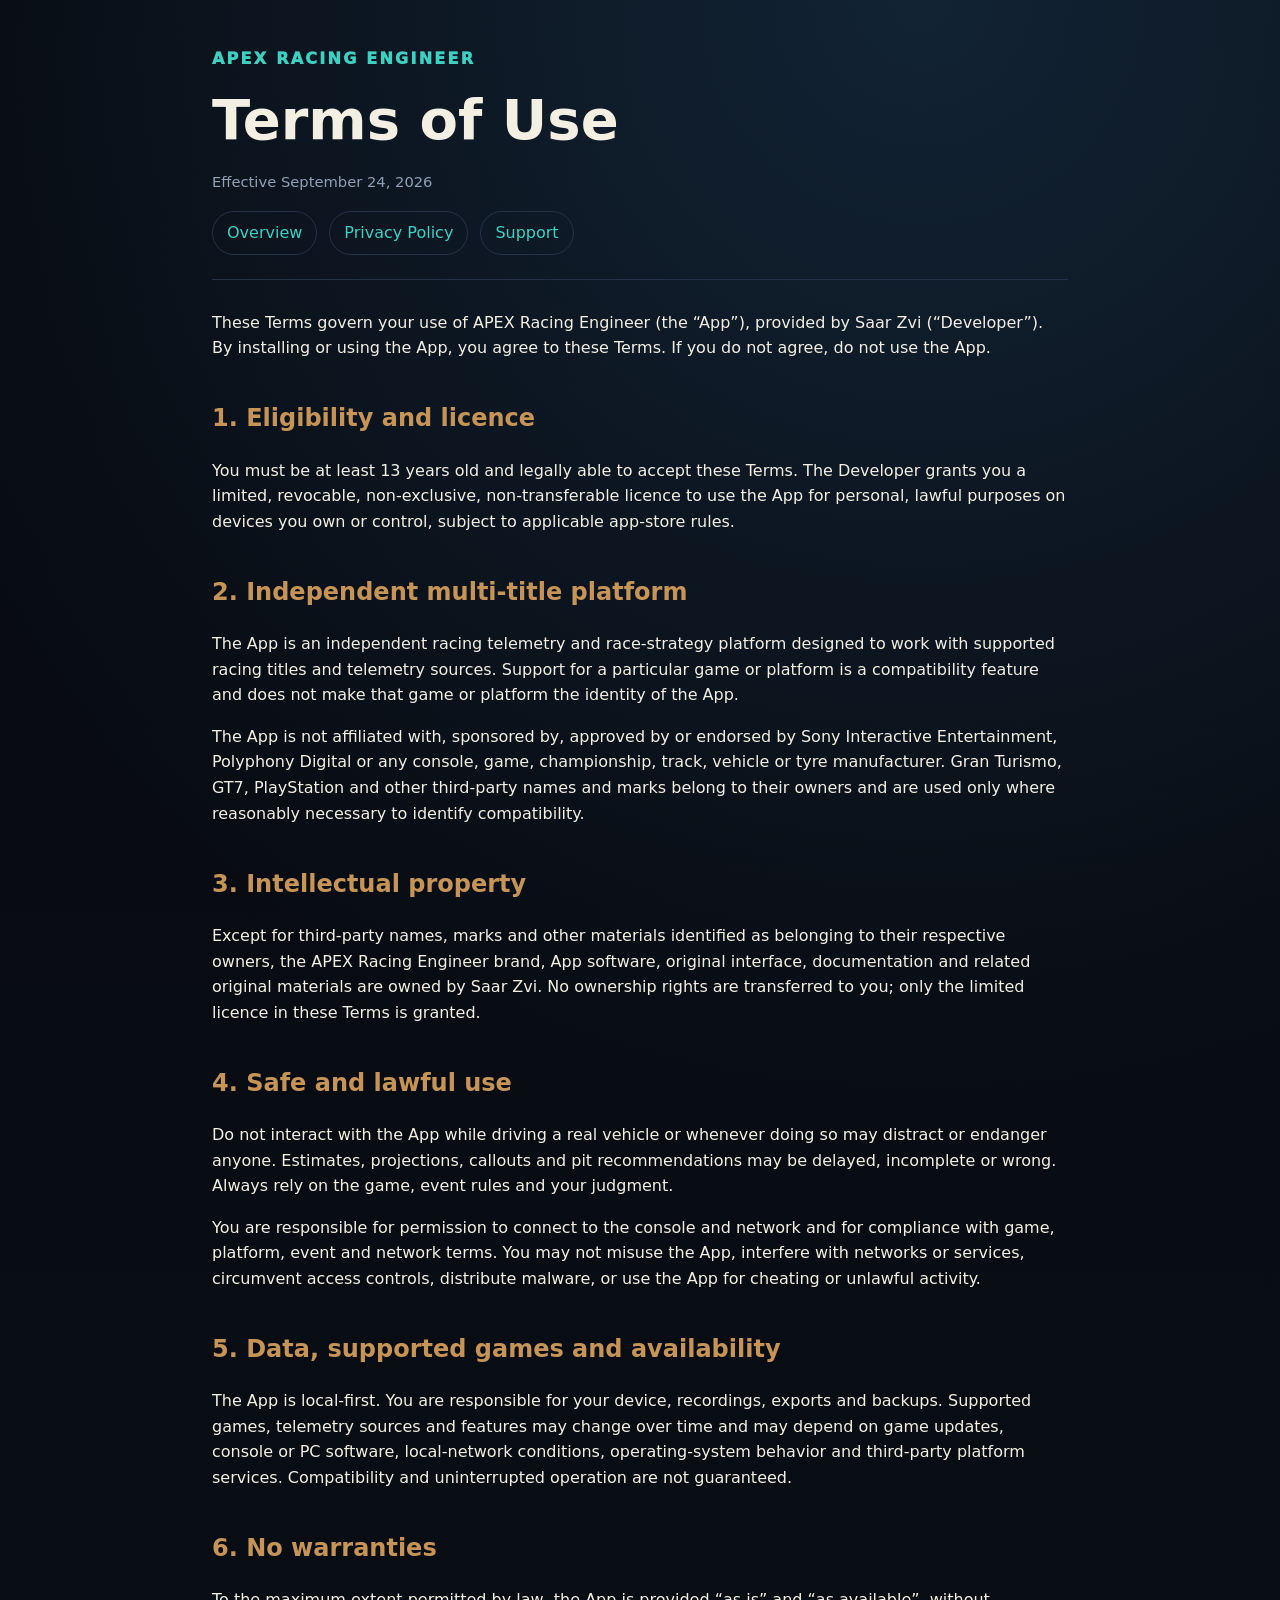
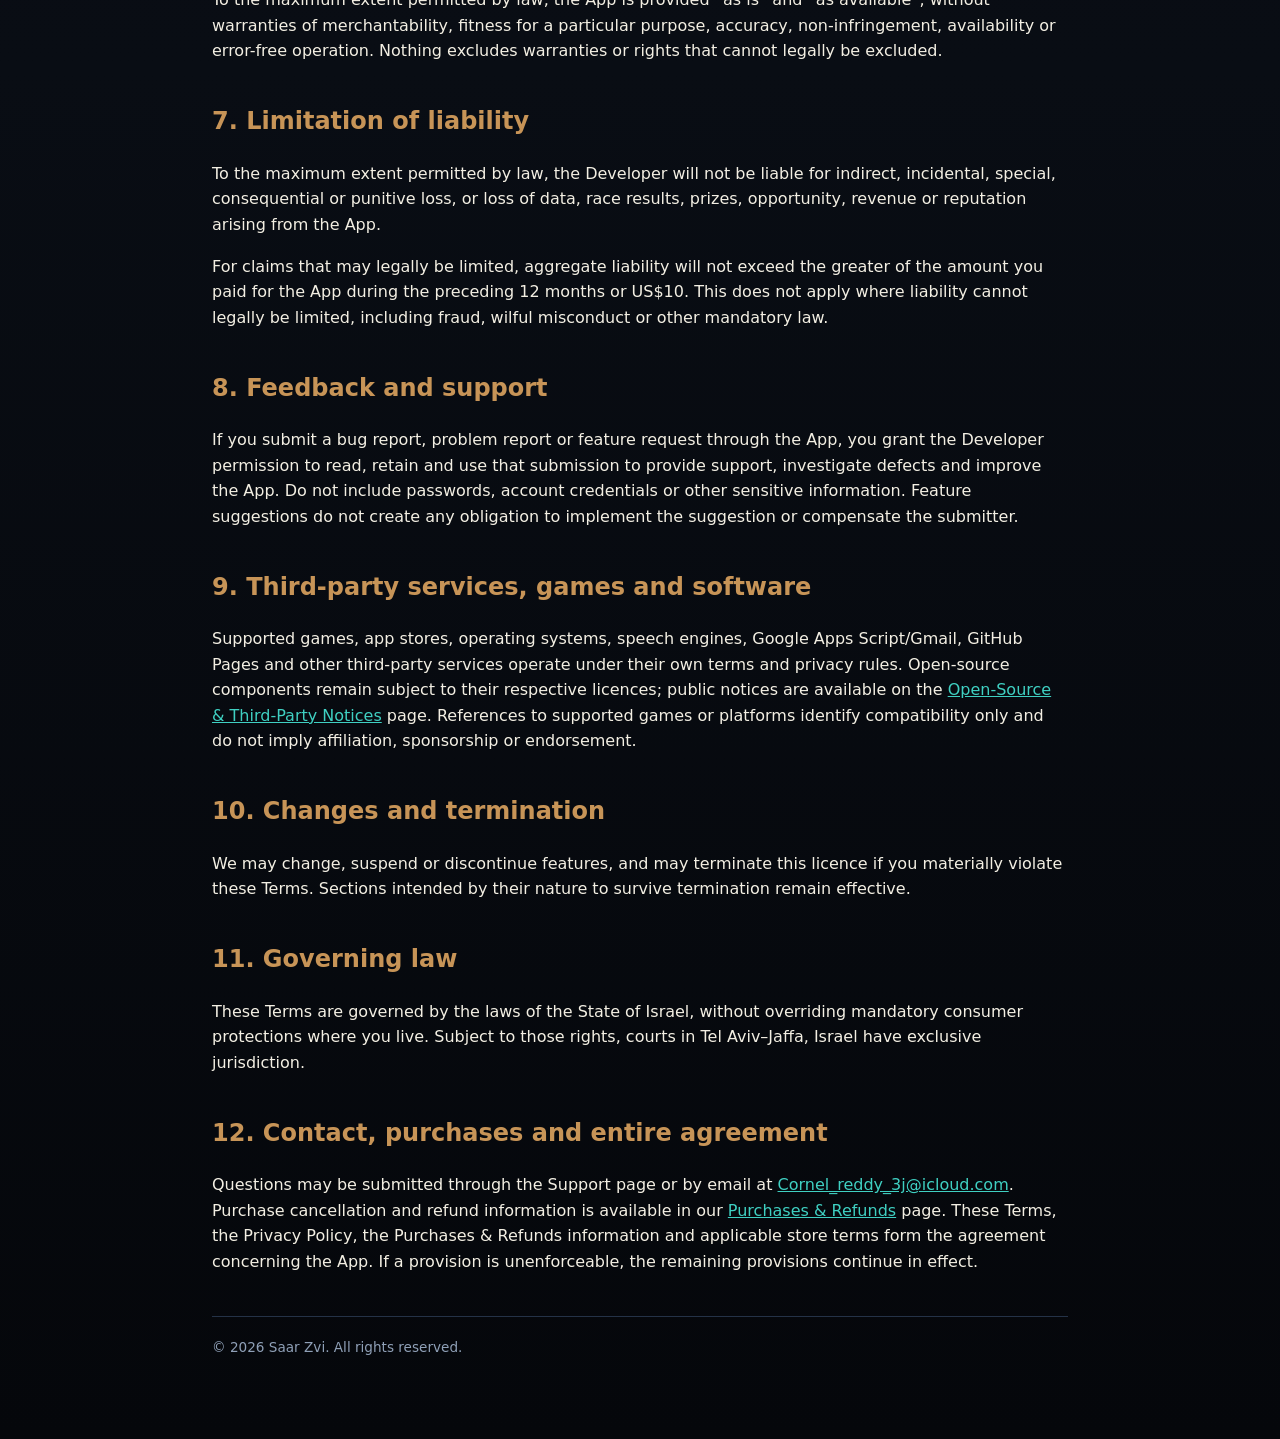
<file: terms.html>
<!doctype html>
<html lang="en"><head><meta charset="utf-8"><meta name="viewport" content="width=device-width,initial-scale=1"><title>Terms of Use — APEX Racing Engineer</title><meta name="description" content="Terms of Use for APEX Racing Engineer."><link rel="stylesheet" href="styles.css"></head>
<body><a class="skip-link" href="#content">Skip to main content</a><main id="content"><header><div class="brand">APEX Racing Engineer</div><h1>Terms of Use</h1><p class="meta">Effective September 24, 2026</p><nav><a href="index.html">Overview</a><a href="privacy.html">Privacy Policy</a><a href="support.html">Support</a></nav></header>
<p>These Terms govern your use of APEX Racing Engineer (the “App”), provided by Saar Zvi (“Developer”). By installing or using the App, you agree to these Terms. If you do not agree, do not use the App.</p>
<h2>1. Eligibility and licence</h2><p>You must be at least 13 years old and legally able to accept these Terms. The Developer grants you a limited, revocable, non-exclusive, non-transferable licence to use the App for personal, lawful purposes on devices you own or control, subject to applicable app-store rules.</p>
<h2>2. Independent multi-title platform</h2><p>The App is an independent racing telemetry and race-strategy platform designed to work with supported racing titles and telemetry sources. Support for a particular game or platform is a compatibility feature and does not make that game or platform the identity of the App.</p><p>The App is not affiliated with, sponsored by, approved by or endorsed by Sony Interactive Entertainment, Polyphony Digital or any console, game, championship, track, vehicle or tyre manufacturer. Gran Turismo, GT7, PlayStation and other third-party names and marks belong to their owners and are used only where reasonably necessary to identify compatibility.</p>
<h2>3. Intellectual property</h2><p>Except for third-party names, marks and other materials identified as belonging to their respective owners, the APEX Racing Engineer brand, App software, original interface, documentation and related original materials are owned by Saar Zvi. No ownership rights are transferred to you; only the limited licence in these Terms is granted.</p><h2>4. Safe and lawful use</h2><p>Do not interact with the App while driving a real vehicle or whenever doing so may distract or endanger anyone. Estimates, projections, callouts and pit recommendations may be delayed, incomplete or wrong. Always rely on the game, event rules and your judgment.</p><p>You are responsible for permission to connect to the console and network and for compliance with game, platform, event and network terms. You may not misuse the App, interfere with networks or services, circumvent access controls, distribute malware, or use the App for cheating or unlawful activity.</p>
<h2>5. Data, supported games and availability</h2><p>The App is local-first. You are responsible for your device, recordings, exports and backups. Supported games, telemetry sources and features may change over time and may depend on game updates, console or PC software, local-network conditions, operating-system behavior and third-party platform services. Compatibility and uninterrupted operation are not guaranteed.</p>
<h2>6. No warranties</h2><p>To the maximum extent permitted by law, the App is provided “as is” and “as available”, without warranties of merchantability, fitness for a particular purpose, accuracy, non-infringement, availability or error-free operation. Nothing excludes warranties or rights that cannot legally be excluded.</p>
<h2>7. Limitation of liability</h2><p>To the maximum extent permitted by law, the Developer will not be liable for indirect, incidental, special, consequential or punitive loss, or loss of data, race results, prizes, opportunity, revenue or reputation arising from the App.</p><p>For claims that may legally be limited, aggregate liability will not exceed the greater of the amount you paid for the App during the preceding 12 months or US$10. This does not apply where liability cannot legally be limited, including fraud, wilful misconduct or other mandatory law.</p>
<h2>8. Feedback and support</h2><p>If you submit a bug report, problem report or feature request through the App, you grant the Developer permission to read, retain and use that submission to provide support, investigate defects and improve the App. Do not include passwords, account credentials or other sensitive information. Feature suggestions do not create any obligation to implement the suggestion or compensate the submitter.</p><h2>9. Third-party services, games and software</h2><p>Supported games, app stores, operating systems, speech engines, Google Apps Script/Gmail, GitHub Pages and other third-party services operate under their own terms and privacy rules. Open-source components remain subject to their respective licences; public notices are available on the <a href="oss.html">Open-Source & Third-Party Notices</a> page. References to supported games or platforms identify compatibility only and do not imply affiliation, sponsorship or endorsement.</p>
<h2>10. Changes and termination</h2><p>We may change, suspend or discontinue features, and may terminate this licence if you materially violate these Terms. Sections intended by their nature to survive termination remain effective.</p>
<h2>11. Governing law</h2><p>These Terms are governed by the laws of the State of Israel, without overriding mandatory consumer protections where you live. Subject to those rights, courts in Tel Aviv–Jaffa, Israel have exclusive jurisdiction.</p>
<h2>12. Contact, purchases and entire agreement</h2><p>Questions may be submitted through the Support page or by email at <a href="mailto:Cornel_reddy_3j@icloud.com">Cornel_reddy_3j@icloud.com</a>. Purchase cancellation and refund information is available in our <a href="refunds.html">Purchases & Refunds</a> page. These Terms, the Privacy Policy, the Purchases & Refunds information and applicable store terms form the agreement concerning the App. If a provision is unenforceable, the remaining provisions continue in effect.</p>
<footer>© 2026 Saar Zvi. All rights reserved.</footer></main></body></html>
</file>
<file: styles.css>
:root{color-scheme:dark;--bg:#070a10;--navy:#0c1420;--panel:#111a28;--raised:#182437;--text:#f3efe3;--muted:#8fa0b7;--dim:#7f91a8;--teal:#3fd0c2;--teal-d:#1e4a48;--pink:#e85a83;--bronze:#c79457;--bronze-d:#4a3a24;--line:#243247;--line2:#37495f}
*{box-sizing:border-box}html{scroll-behavior:smooth}body{margin:0;background:radial-gradient(circle at 72% 0,#122334 0,transparent 35%),linear-gradient(180deg,#070a10,#090d14 55%,#05070b);color:var(--text);font:16px/1.6 Inter,ui-sans-serif,system-ui,-apple-system,Segoe UI,sans-serif}a{color:var(--teal)}a:focus-visible,button:focus-visible{outline:3px solid var(--teal);outline-offset:3px}
main{max-width:900px;margin:auto;padding:46px 22px 80px}.brand,.wordmark{color:var(--teal);font-weight:950;letter-spacing:.14em;text-transform:uppercase;text-decoration:none}.meta,.fine{color:var(--muted);font-size:.92rem}
header:not(.topbar){border-bottom:1px solid var(--line);padding-bottom:24px;margin-bottom:30px}nav{display:flex;flex-wrap:wrap;gap:12px;margin-top:18px}nav a{border:1px solid var(--line);border-radius:999px;padding:8px 14px;text-decoration:none}.card{background:rgba(17,26,40,.94);border:1px solid var(--line);border-radius:18px;padding:24px;margin:20px 0}h1{font-size:clamp(2rem,6vw,3.5rem);line-height:1.05;margin:.35em 0}h2{color:var(--bronze);margin-top:1.6em}li{margin:.35em 0}footer{border-top:1px solid var(--line);margin-top:42px;padding-top:20px;color:var(--muted);font-size:.85rem}

.marketing .landing{max-width:1180px;padding-top:0}.topbar{height:82px;display:flex;align-items:center;justify-content:space-between;border-bottom:1px solid rgba(55,73,95,.5)}.wordmark span{color:var(--text);font-weight:700}.topnav{margin:0}.topnav a{border:0;color:var(--muted);padding:8px;text-transform:uppercase;font-size:.72rem;font-weight:800;letter-spacing:.12em}.topnav a:hover{color:var(--teal)}
.hero{min-height:650px;display:grid;grid-template-columns:1.03fr .97fr;gap:56px;align-items:center;padding:76px 0}.kicker{color:var(--teal);font-size:.72rem;font-weight:900;letter-spacing:.18em}.hero h1{font-size:clamp(3rem,6vw,5.8rem);letter-spacing:-.055em;line-height:.92;margin:16px 0 26px}.hero h1 em{color:var(--bronze);font-style:normal}.lead{max-width:650px;color:var(--muted);font-size:1.12rem}.store-row{display:flex;flex-wrap:wrap;gap:12px;margin-top:30px}.store-badge{min-width:174px;border:1px solid var(--line2);background:#0d121a;border-radius:13px;padding:10px 16px;text-decoration:none;color:var(--text);display:flex;flex-direction:column;line-height:1.05;box-shadow:0 12px 28px rgba(0,0,0,.18)}.store-badge:hover{border-color:var(--teal);transform:translateY(-1px)}.store-badge small{font-size:.66rem;color:var(--muted);margin-bottom:4px}.store-badge strong{font-size:1.15rem}.availability{font-size:.76rem;color:var(--dim);margin-top:16px}
.cockpit-card{border:1px solid var(--line2);border-radius:26px;padding:22px;background:linear-gradient(145deg,#111b29,#080c12);box-shadow:0 30px 80px rgba(0,0,0,.45),inset 0 1px rgba(255,255,255,.03);transform:perspective(1000px) rotateY(-4deg)}.cockpit-top{display:flex;justify-content:space-between;color:var(--muted);font-size:.67rem;font-weight:900;letter-spacing:.14em}.cockpit-top b{color:var(--teal)}.gauge-row{display:grid;grid-template-columns:1fr .58fr 1fr;gap:12px;align-items:center;margin:28px 0}.gauge{aspect-ratio:1;border-radius:50%;border:8px solid #1a2738;box-shadow:inset 0 0 0 1px var(--line2);display:flex;flex-direction:column;align-items:center;justify-content:center;position:relative}.gauge span,.gear span{font-size:.6rem;color:var(--muted);letter-spacing:.1em}.gauge strong{font-size:clamp(1.8rem,4vw,3rem)}.gauge i{position:absolute;width:37%;height:3px;background:var(--teal);transform-origin:right;right:50%;top:50%;transform:rotate(36deg);box-shadow:0 0 12px var(--teal)}.gauge i.pink{background:var(--pink);box-shadow:0 0 12px var(--pink);transform:rotate(142deg)}.gear{text-align:center}.gear strong{display:block;color:var(--bronze);font-size:4rem;line-height:1}.metric-strip{display:grid;grid-template-columns:repeat(3,1fr);gap:8px}.metric-strip span{border:1px solid var(--line);background:#0a1018;padding:10px;border-radius:9px;color:var(--dim);font-size:.58rem;letter-spacing:.08em}.metric-strip b{display:block;color:var(--text);font-size:.8rem;margin-top:2px}.engineer-callout{border-left:3px solid var(--teal);background:var(--teal-d);border-radius:10px;padding:13px 15px;margin-top:12px;display:flex;flex-direction:column}.engineer-callout small{color:var(--teal);font-weight:900;letter-spacing:.12em}.engineer-callout span{color:var(--muted);font-size:.75rem}
.feature-grid{display:grid;grid-template-columns:repeat(4,1fr);gap:14px;padding:34px 0 76px}.feature-grid article{border:1px solid var(--line);border-radius:18px;padding:22px;background:rgba(17,26,40,.7)}.feature-grid article>span{color:var(--pink);font-size:.7rem;font-weight:900}.feature-grid h2{font-size:1.05rem;color:var(--text);margin:18px 0 8px}.feature-grid p{color:var(--muted);font-size:.82rem;margin:0}.privacy-band{display:grid;grid-template-columns:.8fr 1.2fr;gap:40px;border-top:1px solid var(--line);border-bottom:1px solid var(--line);padding:58px 0}.privacy-band h2{font-size:clamp(2rem,4vw,3.2rem);line-height:1;margin:8px 0;color:var(--text)}.privacy-band>p{color:var(--muted);align-self:center}.final-cta{text-align:center;padding:90px 0 54px}.final-cta h2{color:var(--text);font-size:clamp(2rem,5vw,4rem);line-height:1.05;margin:10px auto 28px;max-width:750px}.centered{justify-content:center}.marketing footer{display:grid;grid-template-columns:1fr auto;gap:10px 30px}.marketing footer p{grid-column:1/-1;max-width:900px}
@media(max-width:900px){.hero{grid-template-columns:1fr;padding-top:54px}.cockpit-card{max-width:620px;width:100%;justify-self:center;transform:none}.feature-grid{grid-template-columns:repeat(2,1fr)}}
@media(max-width:560px){main{padding:28px 17px 60px}.marketing .landing{padding-top:0}.topbar{height:70px}.topnav a:first-child{display:none}.wordmark{font-size:.82rem}.hero{min-height:auto;padding:46px 0}.hero h1{font-size:3.3rem}.gauge-row{gap:7px}.gauge{border-width:5px}.gear strong{font-size:3rem}.metric-strip{grid-template-columns:1fr}.feature-grid{grid-template-columns:1fr}.privacy-band{grid-template-columns:1fr;gap:8px}.marketing footer{grid-template-columns:1fr}.marketing footer p{grid-column:1}.card{padding:18px}}
.notice{white-space:pre-wrap;overflow-wrap:anywhere;background:var(--panel);border:1px solid var(--line);border-radius:14px;padding:18px;font:13px/1.55 ui-monospace,SFMono-Regular,Consolas,monospace;color:var(--muted)}.skip-link{position:absolute;left:-9999px;top:8px;z-index:1000;background:var(--teal);color:#071012;padding:10px 14px;border-radius:8px;font-weight:800}.skip-link:focus{left:8px}


/* Real product captures: Motorsport Analog / Offline Demo */
.hero-device{margin:0 auto;width:min(100%,360px);text-align:center}
.hero-device>a{display:block;border-radius:31px;border:5px solid #283849;padding:5px;background:#030508;box-shadow:0 34px 92px rgba(0,0,0,.55),0 0 68px rgba(92,200,255,.08);transition:transform .22s ease,border-color .22s ease}
.hero-device>a:hover{transform:translateY(-5px);border-color:#5cc8ff}
.hero-screen{display:block;width:100%;height:auto;border-radius:23px;background:#050607}
.hero-device figcaption{color:var(--muted);font-size:.73rem;font-weight:600;letter-spacing:.02em;line-height:1.5;margin-top:13px}
.hero-device figcaption span{color:#5cc8ff;padding:0 4px}
.showcase{border-top:1px solid var(--line);padding:60px 0 75px}
.showcase-intro{display:grid;grid-template-columns:1.05fr 1fr;gap:30px;align-items:end;margin-bottom:28px}
.showcase h2{color:var(--text);font-size:clamp(2rem,4.5vw,3.35rem);letter-spacing:-.045em;line-height:1.05;margin:10px 0 0}
.showcase-intro>p{color:var(--muted);font-size:.94rem;margin:0 0 2px}
.showcase-intro>p strong{color:#5cc8ff}
.screenshot-gallery{display:grid;grid-template-columns:repeat(4,minmax(0,1fr));gap:15px}
.screen-tile{margin:0;background:linear-gradient(145deg,rgba(24,36,55,.9),rgba(10,15,23,.94));border:1px solid var(--line2);border-radius:20px;padding:15px 14px 19px;min-width:0}
.screen-tile>a{display:block;max-width:220px;margin:0 auto;border:3px solid #2d3848;border-radius:18px;overflow:hidden;background:#050607;transition:transform .2s ease,border-color .2s ease}
.screen-tile>a:hover{transform:translateY(-4px);border-color:#5cc8ff}
.screen-tile img{display:block;width:100%;height:auto;aspect-ratio:9/16}
.screen-tile figcaption{display:flex;flex-direction:column;gap:2px;text-align:center;margin-top:15px}
.screen-tile figcaption strong{font-size:.96rem;color:var(--text)}
.screen-tile figcaption span{font-size:.76rem;color:var(--muted)}
.showcase-note{font-size:.76rem;line-height:1.6;color:var(--dim);margin:19px 0 0}
@media(max-width:900px){.showcase-intro{grid-template-columns:1fr;gap:9px}.hero-device{max-width:340px}.screenshot-gallery{grid-template-columns:repeat(2,minmax(0,1fr));gap:14px}}
@media(max-width:560px){.hero-device{max-width:300px}.showcase{padding:43px 0 48px}.screenshot-gallery{grid-auto-flow:column;grid-auto-columns:minmax(210px,75vw);grid-template-columns:none;overflow-x:auto;overscroll-behavior-inline:contain;scroll-snap-type:x mandatory;padding-bottom:14px}.screen-tile{scroll-snap-align:start;padding:12px 12px 16px}.screen-tile>a{max-width:245px}.showcase-intro>p{font-size:.86rem}}
@media(prefers-reduced-motion:reduce){.hero-device>a,.screen-tile>a{transition:none}}

@media(max-width:560px){.marketing .topnav a:first-child{display:inline-block}.marketing .topnav a:nth-child(n+3){display:none}}
</file>
